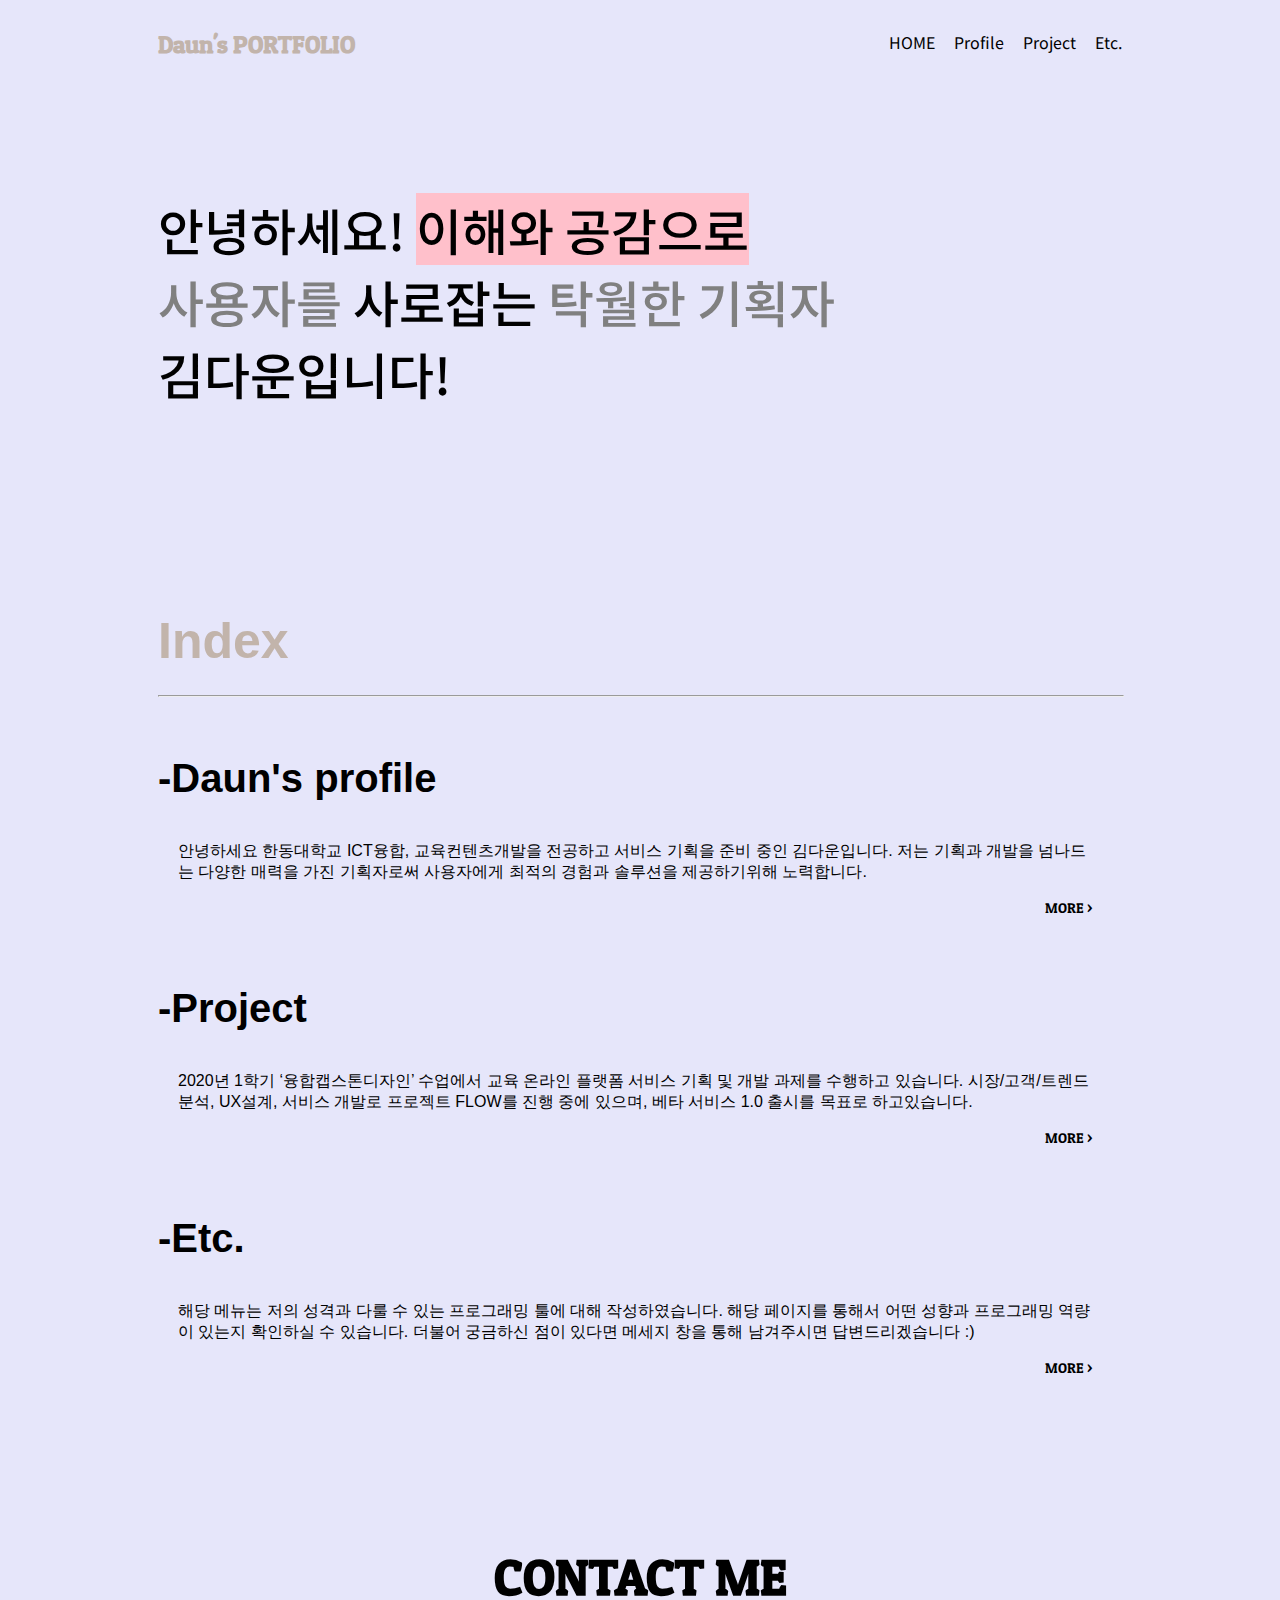
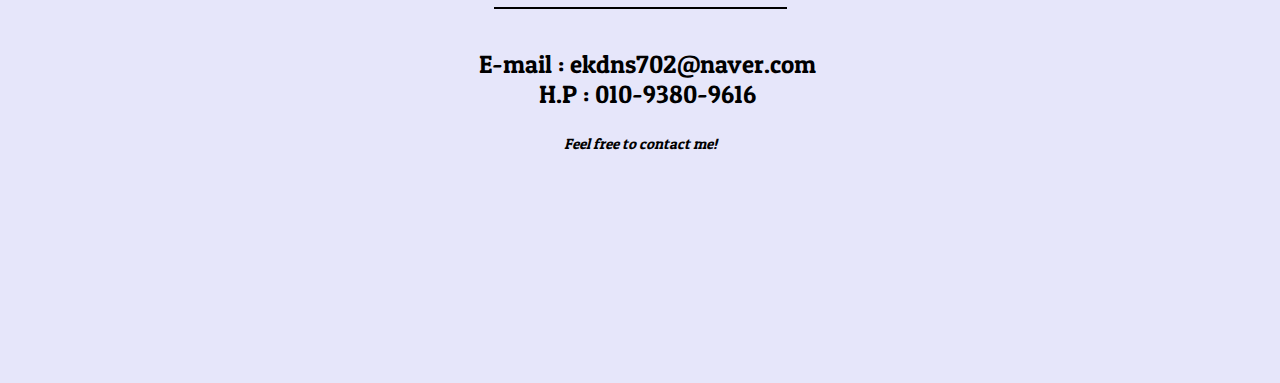
<file: Daun/index.html>
<!--
    작성자:김다운
    학번:21801006
    작성목적:과제1 - 저를 소개하는 포트폴리오를 작성하였습니다.
-->
<!DOCTYPE html>
<html lang="en">
<head>
    <meta charset="UTF-8">
    <!--반응형 웹으로 설정하겠습니다-->
    <meta name="viewport" content="width=device-width, initial-scale=1.0">
    <title>Daun's PORTFOLIO</title>

    <link rel="stylesheet" type="text/css" href="./style.css">
	<link href="https://fonts.googleapis.com/css2?family=Dela+Gothic+One&family=Montserrat&family=Open+Sans&family=Patua+One&display=swap" rel="stylesheet">
    <link href="https://fonts.googleapis.com/css2?family=Noto+Sans+KR:wght@100;300;400;500;700;900&display=swap" rel="stylesheet">
</head>

<body>
    
    <div class="frame">
    <!--왼쪽 상단 nav메뉴-->
        <nav class="nav_bar">
            <h3 class="site-name">Daun's PORTFOLIO</h3>
            <ul>
                <li><a class="nav-menu" href="index.html">HOME</a></li>
                <li><a class="nav-menu" href="profile/profile.html">Profile</a></li>
                <li><a class="nav-menu" href="project/project.html">Project</a></li>
                <li><a class="nav-menu" href="Etc/etc.html">Etc.</a></li>
            </ul>
        </nav>
        
		<!--소개 코멘트-->
        <div class="dashboard">
            <h1 class="intro-comment">안녕하세요! <a class="sample">이해와 공감으로</a><br> <a class="highlight type2">사용자를</a> 사로잡는 <a class="highlight type3">탁월한 기획자</a><br>김다운입니다!</h1>

        </div>

        <h5 class="index-menu">Index<hr width="100%"></h5>

		<!--목차-->
        <div class="index-list">
            <div class="article">
                <div class="index-info">
                    <h3 class="index-name" id="name1">-Daun's profile</h3>
                    <p class="index-comment">안녕하세요 한동대학교 ICT융합, 교육컨텐츠개발을 전공하고 서비스 기획을 준비 중인 김다운입니다. 저는 기획과 개발을 넘나드는 다양한 매력을 가진 기획자로써 사용자에게 최적의 경험과 솔루션을 제공하기위해 노력합니다. 
                    </p>
                    <a class="more" href="profile/profile.html" target="_self">MORE ></a>
                </div>
            </div>

            <div class="article">
                <div class="index-info">
                    <h3 class="index-name" id="name1">-Project</h3>
                    <p class="index-comment">2020년 1학기 ‘융합캡스톤디자인’ 수업에서 교육 온라인 플랫폼 서비스 기획 및 개발 과제를 수행하고 있습니다. 시장/고객/트렌드 분석, UX설계, 서비스 개발로 프로젝트 FLOW를 진행 중에 있으며, 베타 서비스 1.0 출시를 목표로 하고있습니다.
                    </p>
                    <a class="more" href="project/project.html" target="_self">MORE ></a>
                </div>
            </div>


            <div class="article">
                <div class="index-info">
                    <h3 class="index-name" id="name1">-Etc.</h3>
                    <p class="index-comment">해당 메뉴는 저의 성격과 다룰 수 있는 프로그래밍 툴에 대해 작성하였습니다. 해당 페이지를 통해서 어떤 성향과 프로그래밍 역량이 있는지 확인하실 수 있습니다. 더불어 궁금하신 점이 있다면 메세지 창을 통해 남겨주시면 답변드리겠습니다 :)
                    </p>
                    <a class="more" href="Etc/etc.html" target="_self">MORE ></a>
                </div>
            </div>



        <!--하단 footer 내용입니다.-->
        <footer class="footer">
            <h3 class="contact">CONTACT ME</h3>
            <div class="links">
                <a class="e-mail" href="">E-mail : ekdns702@naver.com</a><br>
                <a class="phone" href="" >H.P : 010-9380-9616</a>
            </div>
            <p>Feel free to contact me!</p>
        </footer>


    </div>


</body>
</html>
</file>
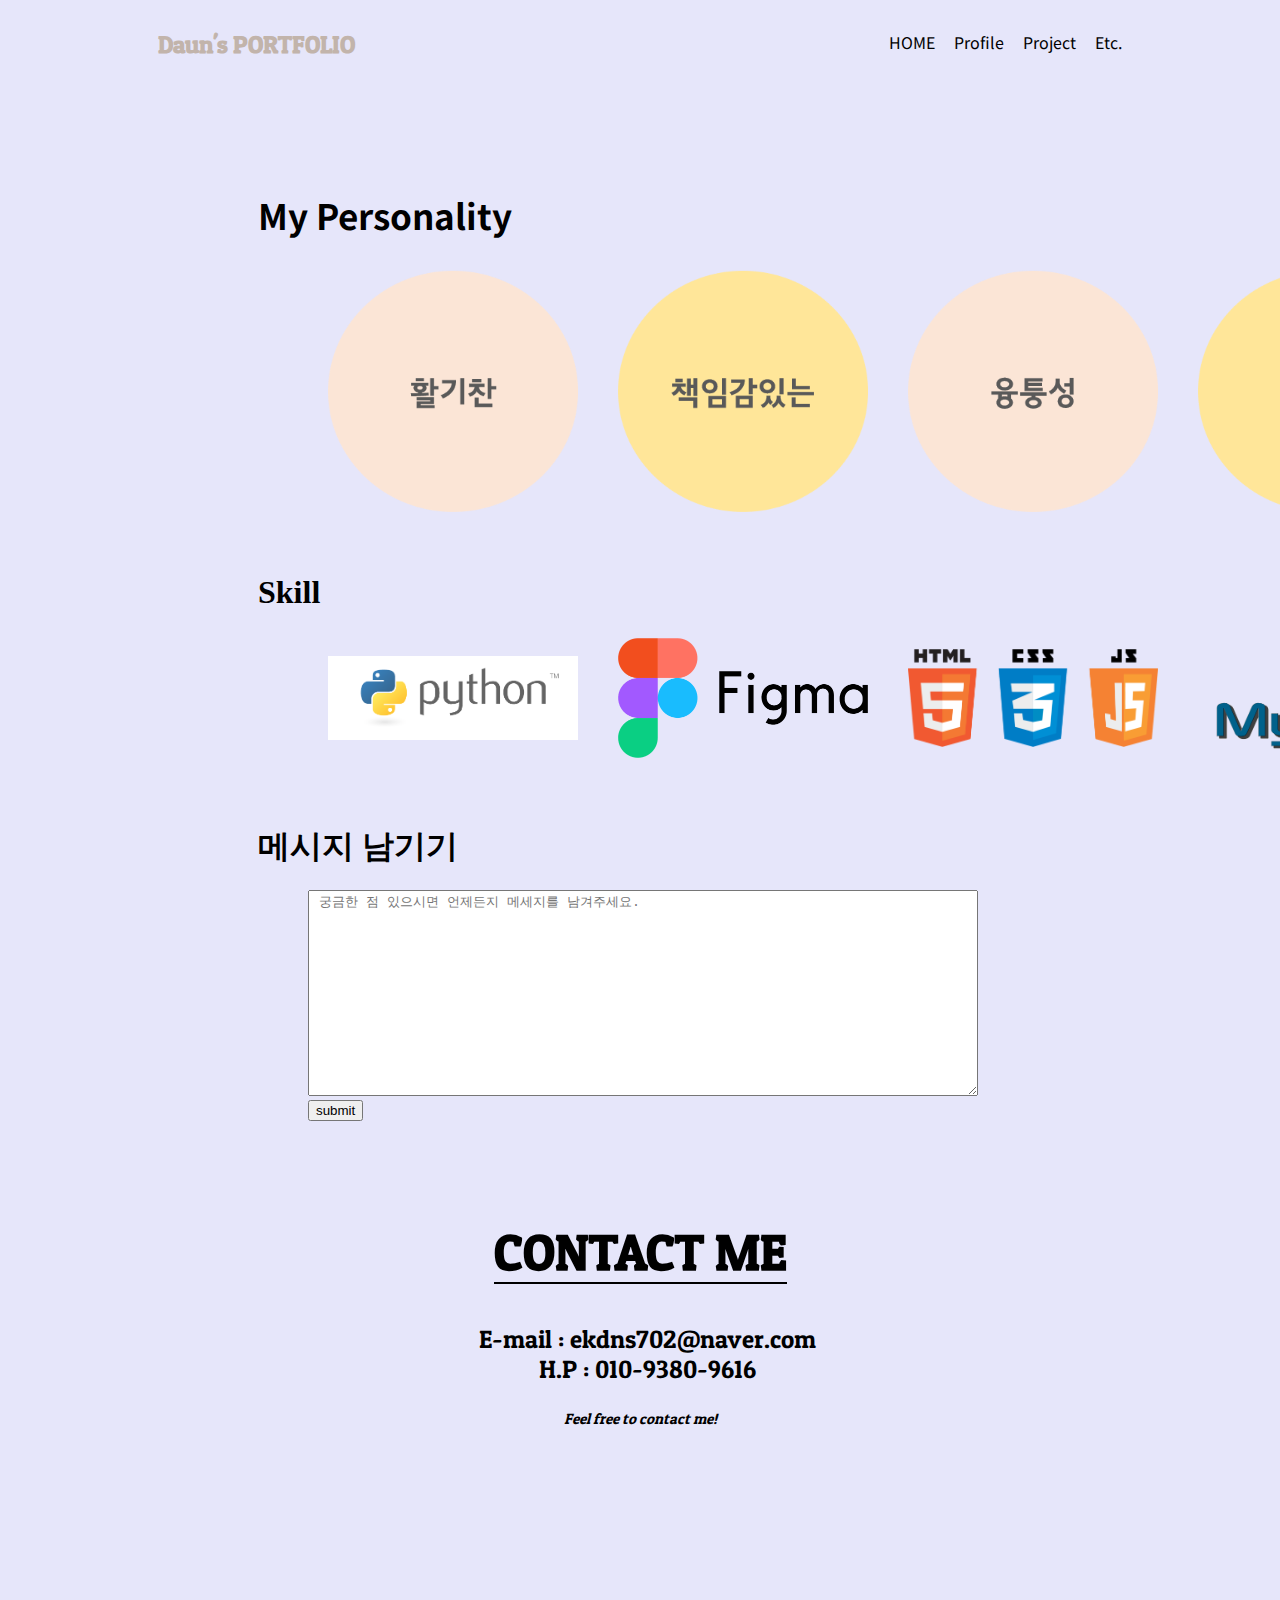
<file: Daun/Etc/etc.html>
<!--
    작성자:김다운
    학번:21801006
    작성목적: 저의 성격, 활용 툴, 궁금한 부분이나 문의사항을 작성할 수 있는 페이지입니다.
-->
<!DOCTYPE html>
<html lang="en">
<head>
    <meta charset="UTF-8">
    <meta name="viewport" content="width=device-width, initial-scale=1.0">
    <title>ETC.</title>

    <link rel="stylesheet" type="text/css" href="../style.css">
    
    <link href="https://fonts.googleapis.com/css2?family=Dela+Gothic+One&family=Montserrat&family=Open+Sans&family=Patua+One&display=swap" rel="stylesheet">
    <link href="https://fonts.googleapis.com/css2?family=Noto+Sans+KR:wght@100;300;400;500;700;900&display=swap" rel="stylesheet">


</head>
<body>

    <div class="frame">
        
        <nav class="nav_bar">
            <h3 class="site-name">Daun's PORTFOLIO</h3>
            <ul>
                <li><a class="nav-menu" href="../index.html">HOME</a></li>
                <li><a class="nav-menu" href="../profile/profile.html">Profile</a></li>
                <li><a class="nav-menu" href="../project/project.html">Project</a></li>
                <li><a class="nav-menu" href="../Etc/etc.html">Etc.</a></li>
            </ul>
        </nav>


        <!--personality 내용입니다.-->
        <div style="margin-top: 100px"> 
        <h5 class="etc-menu">My Personality</h5>

        <div class="etc-section">
            
        <div class="etc">
                <img  src="../images/pic1.png">
                <img  src="../images/pic2.png">
                <img  src="../images/pic3.png">
                <img  src="../images/pic4.png">     
        </div>

        <!--skill 내용입니다.-->
        <h1 style="margin-left:-50px">Skill</h1>
            
        <div class="etc">
                <img  src="../images/python.png">
                <img  src="../images/figma.png">
                <img  src="../images/front.png"> 
                <img  src="../images/mysql.png">     
        </div>


        <!--form 내용입니다.-->
        <h1 style="margin-left:-50px">메시지 남기기</h1>
        <form style="display:block; margin-bottom: 50px">
            <label>
                <textarea style="width: 100%; height:200px; float: center" placeholder=" 궁금한 점 있으시면 언제든지 메세지를 남겨주세요."></textarea>
            </label>
            <label>
                <input type="submit" value="submit">
            </label>
        </form>


        <!--footer 내용입니다.-->
        <footer class="footer">
            <h3 class="contact">CONTACT ME</h3>
            <div class="links">
                <a class="e-mail" href="">E-mail : ekdns702@naver.com</a><br>
                <a class="phone" href="" >H.P : 010-9380-9616</a>
            </div>
            <p>Feel free to contact me!</p>
        </footer>


    </div>

</body>
</html>
</file>
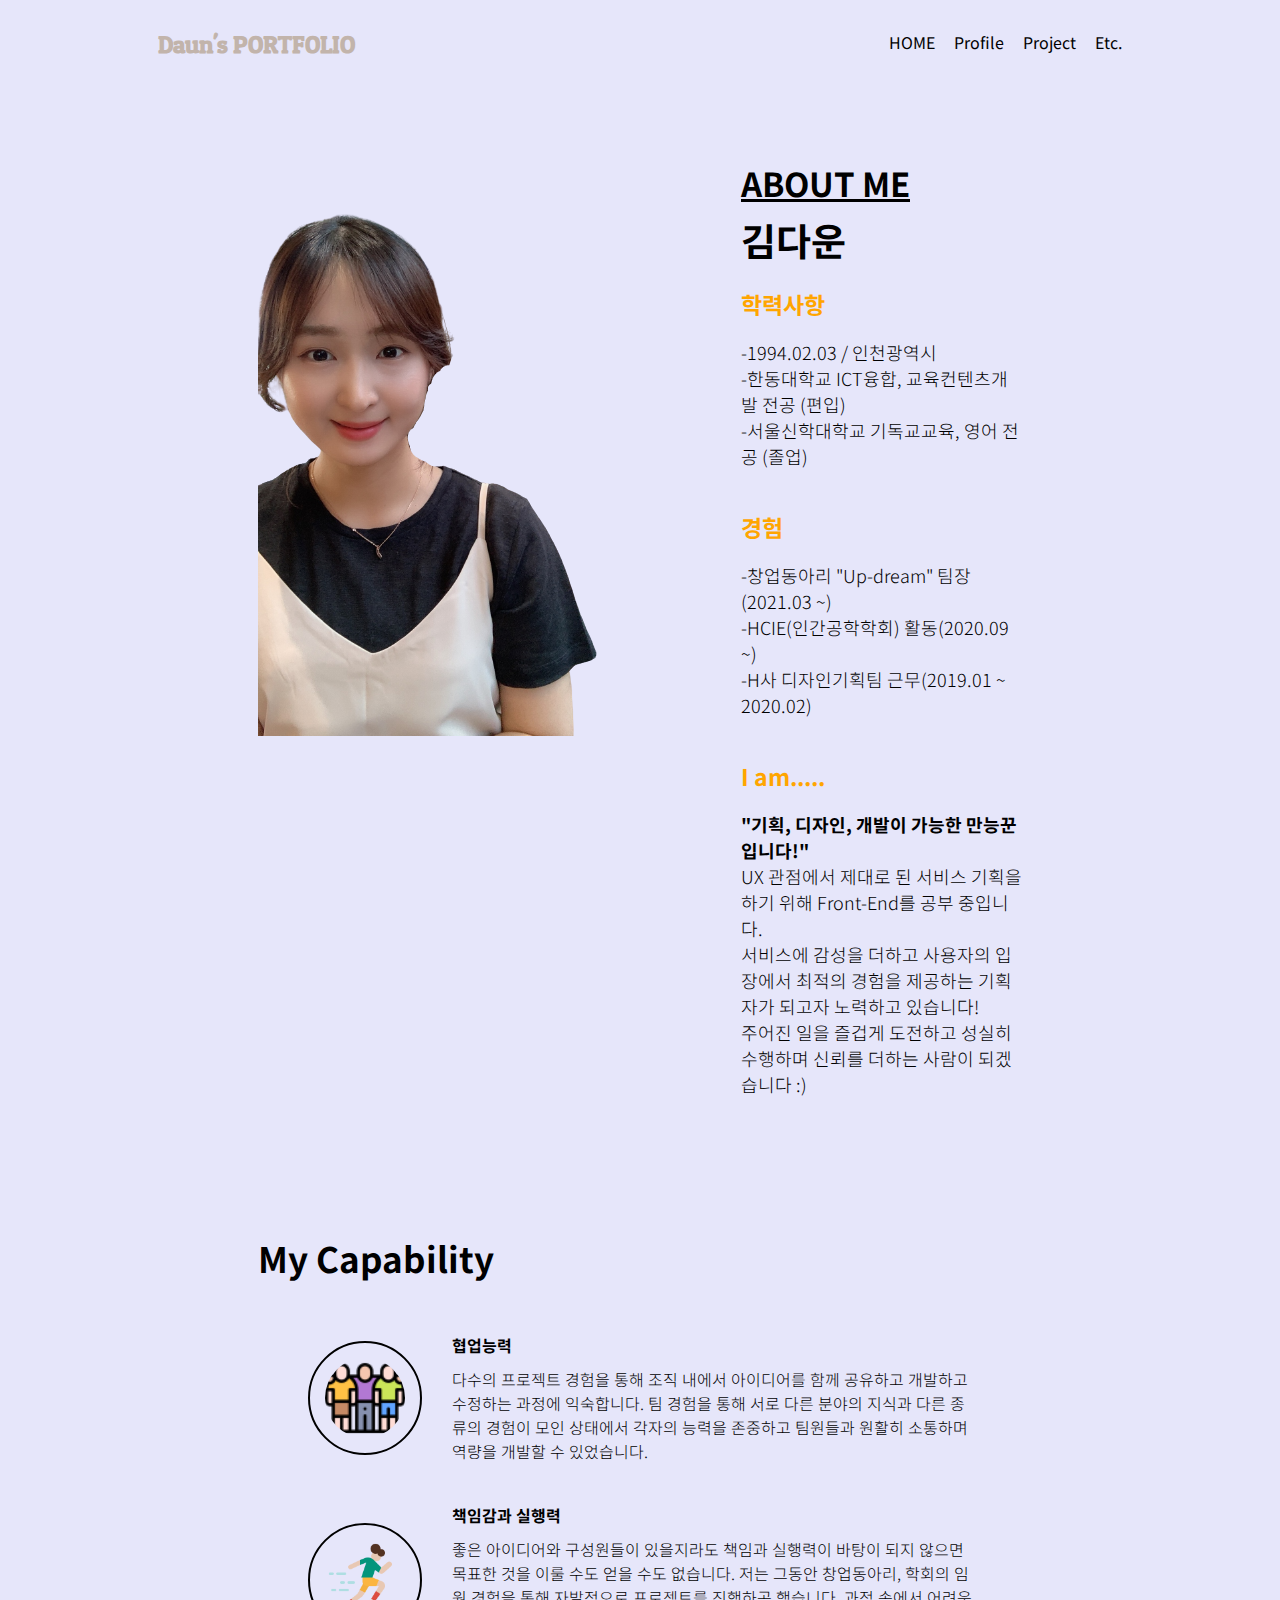
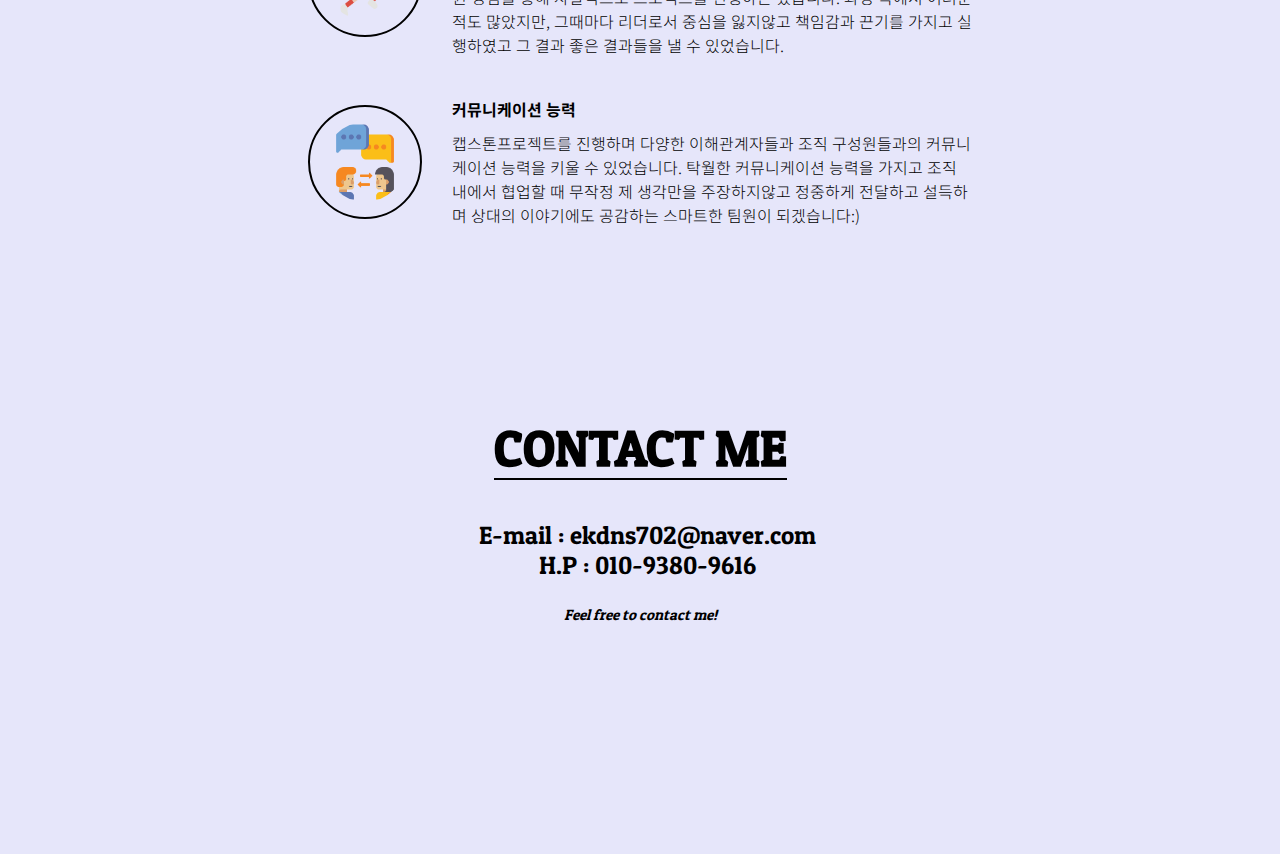
<file: Daun/profile/profile.html>
<!--
    작성자:김다운
    학번:21801006
    작성목적:저에 대한 상세 프로필을 소개하는 페이지 입니다.
-->
<!DOCTYPE html>
<html lang="en">
<head>
    <meta charset="UTF-8">
    <meta name="viewport" content="width=device-width, initial-scale=1.0">
    <title>PROFILE</title>

    <link rel="stylesheet" type="text/css" href="../style.css">
    
    <link href="https://fonts.googleapis.com/css2?family=Dela+Gothic+One&family=Montserrat&family=Open+Sans&family=Patua+One&display=swap" rel="stylesheet">
    <link href="https://fonts.googleapis.com/css2?family=Noto+Sans+KR:wght@100;300;400;500;700;900&display=swap" rel="stylesheet">


</head>
<body>

    <div class="frame">
        
        <nav class="nav_bar">
            <h3 class="site-name">Daun's PORTFOLIO</h3>
            <ul>
                <li><a class="nav-menu" href="../index.html">HOME</a></li>
                <li><a class="nav-menu" href="../profile/profile.html">Profile</a></li>
                <li><a class="nav-menu" href="../project/project.html">Project</a></li>
                <li><a class="nav-menu" href="../Etc/etc.html">Etc.</a></li>
            </ul>
        </nav>

        <!--프로필내용-->
        <div class="profile-section">
            <img id="profile-picture" src="../images/profile1.png">
            <div class="introduction">
                <h2><u>ABOUT ME</u></h2>
                
                <h1>김다운</h1>
                <h4>학력사항</h4>
                <p>-1994.02.03 / 인천광역시<br>-한동대학교 ICT융합, 교육컨텐츠개발 전공 (편입)
                <br>-서울신학대학교 기독교교육, 영어 전공 (졸업)</p><br><br>

                <h4>경험</h4>
                <p>-창업동아리 "Up-dream" 팀장(2021.03 ~)<br>-HCIE(인간공학학회) 활동(2020.09 ~)
                <br>-H사 디자인기획팀 근무(2019.01 ~ 2020.02)</p><br><br>
                
                <h4>I am.....</h4>
                <p><span style="font-weight: bold">"기획, 디자인, 개발이 가능한 만능꾼입니다!"</span><br>UX 관점에서 제대로 된 서비스 기획을 하기 위해 Front-End를 공부 중입니다.<br>서비스에 감성을 더하고 사용자의 입장에서 최적의 경험을 제공하는 기획자가 되고자 노력하고 있습니다! <br>주어진 일을 즐겁게 도전하고 성실히 수행하며 신뢰를 더하는 사람이 되겠습니다 :)</p>
                
            </div>
        </div>
        
         <!--저의 역량에 대한 내용입니다-->
        <h5 class="value-menu">My Capability</h5>

        <div class="value-section">
            
            <div class="value">
                <img class="value-icon"  src="../images/together.png">
                <div class="value-intro">
                    <h4 class="value-name">협업능력</h4>
                    <p class="value-exp">다수의 프로젝트 경험을 통해 조직 내에서 아이디어를 함께 공유하고 개발하고 수정하는 과정에 익숙합니다. 팀 경험을 통해 서로 다른 분야의 지식과 다른 종류의 경험이 모인 상태에서 각자의 능력을 존중하고 팀원들과 원활히 소통하며 역량을 개발할 수 있었습니다. </p>
                </div>
            </div>

            <div class="value">
                <img class="value-icon" src="../images/passion.png">
                <div class="value-intro">
                    <h4 class="value-name">책임감과 실행력</h4>
                    <p class="value-exp">좋은 아이디어와 구성원들이 있을지라도 책임과 실행력이 바탕이 되지 않으면 목표한 것을 이룰 수도 얻을 수도 없습니다. 저는 그동안 창업동아리, 학회의 임원 경험을 통해 자발적으로 프로젝트를 진행하곤 했습니다. 과정 속에서 어려운 적도 많았지만, 그때마다 리더로서 중심을 잃지않고 책임감과 끈기를 가지고 실행하였고 그 결과 좋은 결과들을 낼 수 있었습니다.</p>
                </div>
            </div>


            <div class="value">
                <img class="value-icon" src="../images/communication.png">
                <div class="value-intro">
                    <h4 class="value-name">커뮤니케이션 능력</h4>
                    <p class="value-exp">캡스톤프로젝트를 진행하며 다양한 이해관계자들과 조직 구성원들과의 커뮤니케이션 능력을 키울 수 있었습니다. 탁월한 커뮤니케이션 능력을 가지고 조직 내에서 협업할 때 무작정 제 생각만을 주장하지않고 정중하게 전달하고 설득하며 상대의 이야기에도 공감하는 스마트한 팀원이 되겠습니다:)   </p>
                </div>
            </div>
        </div>




        <!--footer 내용입니다.-->
        <footer class="footer">
            <h3 class="contact">CONTACT ME</h3>
            <div class="links">
                <a class="e-mail" href="">E-mail : ekdns702@naver.com</a><br>
                <a class="phone" href="" >H.P : 010-9380-9616</a>
            </div>
            <p>Feel free to contact me!</p>
        </footer>


    </div>

</body>
</html>
</file>
<file: Daun/style.css>
/*  
작성자:김다운
학번:21801006
작성목적:페이지를 꾸며주는 css파일입니다.
*/


body{
    background-color: lavender;
}

.frame{
    margin: 30px 150px;
    display: flex;
    flex-direction: column;
}

.site-name{
    margin:0;
	font-family: 'Patua One', cursive;
    font-size: 24px;
    color: #C2B4AB;
}

/*navigator*/


.nav_bar{
    display: flex;
    flex-direction: row;
    justify-content: space-between;
}

li{
    display: inline;				/*메뉴 한줄에 배열하기*/
    text-align: center;
    margin:0;
    margin-left: 15px;
}

ul{
    margin:0;
}



.nav-menu{
    font-family: 'Noto Sans KR', sans-serif;
    font-weight: 400;
    font-size: 16px;
}

a{
    color: black;
    text-decoration: none;
}

a:hover{
    color: white;
    transition: 0.3s;
}


/*dashboard*/


.dashboard{
    display: flex;
    flex-direction: column;
    margin-top: 100px;
    margin-bottom: 70px;
}

.intro-comment{
    font-family: 'Noto Sans KR', sans-serif;
    font-weight: 500;
    font-size: 50px;
}

.sample{
    background-color: pink;
}

.sample:hover{
    background-color: white;
    color: black;
    transition: none;
}

.highlight{
    color: gray;
    text-stroke: 1px black;
}

.highlight:hover{
    background-color: pink;
    color: black;
    transition: none;
}

.type1:hover{
    background-color: yellowgreen;
}

.type2:hover{
    background-color: skyblue;
}

.type3:hover{
    background-color: orange;
}




/*index menu*/

.index-menu{
    font-family: sans-serif;
    font-size: 50px;
    font-weight: 700;
    color: #C2B4AB;
    
    text-align: left;
    margin-top: 100px;
}



/*footer*/

.footer-comment{
    text-align: center;
}

.footer{
    display: flex;
    text-align: center;
    flex-direction: column;
    align-items: center;
    margin-bottom: 200px;
}

.contact{
    font-family: 'Patua One', cursive;
    font-size: 50px;
    font-weight: 700;
    color: black;
    margin-bottom: 40px;
    border-bottom: 2px solid black;
}

.links>a{
    font-family: 'Patua One', cursive;
    font-size: 25px;
    font-weight: 400;
    margin-left: 15px;

}

.footer>p{
    font-family: 'Patua One', cursive;
    font-weight: 100;
    font-size: 15px;
    font-style: italic;
    margin: 0;
    margin-top: 25px;
}






/*profile-section*/

.profile-section{
    display: flex;
    flex-direction: row;
    align-items: flex-start;

    margin: 100px 100px;
}


#profile-picture{
    width: auto;
    margin-right: 50px;
}


.introduction>h1{
    margin: 0px;
    margin-bottom: 20px;
    font-family: 'Noto Sans KR', sans-serif;
    font-size: 38px;
}
.introduction>h2{
    margin: 0px;
    margin-bottom: 5px;
    font-family: 'Noto Sans KR', sans-serif;
    font-size: 33px;
}

.introduction>h4{
    margin: 0px;
    margin-bottom: 5px;
    font-family: 'Noto Sans KR', sans-serif;
    font-size: 23px;
    color: orange;
}
.introduction>p{
    font-family: 'Noto Sans KR', sans-serif;
    font-weight: 300;
    font-size: 18px;
    margin-bottom: 5px;
}




/*value section*/

.value-menu{
    font-family: 'Noto Sans KR', sans-serif;
    font-size: 35px;
    margin: 30px 100px;
}

.value-section{
    display: flex;
    flex-direction: column;
    justify-content: flex-start;
    align-content: center;
    margin: 100px 150px;
    margin-top: 20px;
}

.value{
    display: flex;
    flex-direction: row;
    margin-bottom: 40px;
    align-items: center;

}


.value-icon{
    width: 80px;
    height: 80px;

    border: 2px solid black;
    border-radius: 100px;
    padding: 15px;
}

.value-intro{
    margin-left: 30px;
}


.value-name{
    font-family: 'Noto Sans KR', sans-serif;
    font-weight: 700px;
    margin-top: 0px;
    margin-bottom: 10px;
}

.value-exp{
    font-family: 'Noto Sans KR', sans-serif;
    font-weight: 300;
    font-size: 16px;

    margin: 0px;
}



/*project section*/

#project-picture{
	display: block;
	margin-left: auto;
	margin-right: auto;
	margin-top: 50px;
	width:800px;
	height:400px;

}
.project-list{
    display: fixed;
    flex-direction: column;
}

.article{
    display: flex;
    flex-direction: row;
    margin-bottom: 120px;
}



.project-info{
    margin: 0px 20px;
}

.project-name{
    font-family:'Noto Sans KR', sans-serif;
    font-size: 30px;
    margin-top:-50px;
		

}



.project-comment{
    font-family: 'Noto Sans KR', sans-serif;
    font-size: 16px;


}



#Proname{
    position: relative;
    right: 20px;
}

#Proname:hover{
    background-color: pink;
}




/* ETC. section */
.etc-section{
    display: flex;
    flex-direction: column;
    justify-content: flex-start;
    align-content: center;
    margin: 100px 150px;
    margin-top: 20px;

}
.etc{
    display: flex;
    flex-direction: row;
    margin-bottom: 40px;
    margin-right: 20px;
    align-items: center;


}
.etc img{
    width:250px;
    margin-left: 20px;
    margin-right: 20px;

}

.etc-menu{
    font-family: 'Noto Sans KR', sans-serif;
    font-size: 35px;
    margin: 30px 100px;

}


/* index section */

.index-list{
    display: fixed;
    flex-direction: column;
}

.article{
    display: flex;
    flex-direction: row;
    margin-bottom: 120px;
}



.index-info{
    margin: 0px 20px;
}

.index-name{
    font-family: sans-serif;
    font-size: 40px;
    margin-top:-50px;
		

}





.index-comment{
    font-family: sans-serif;
    font-size: 16px;


}

.more{

    width: content;
    height: content;

    float: right;
    margin-right: 10px;


	font-family: 'Patua One', cursive;
    font-size: 14px;
    background-color: transparent;
    border: none;
    padding: 0px;
}


#name1{
    position: relative;
    right: 20px;
}

#name1:hover{
    background-color: skyblue;
}
</file>
